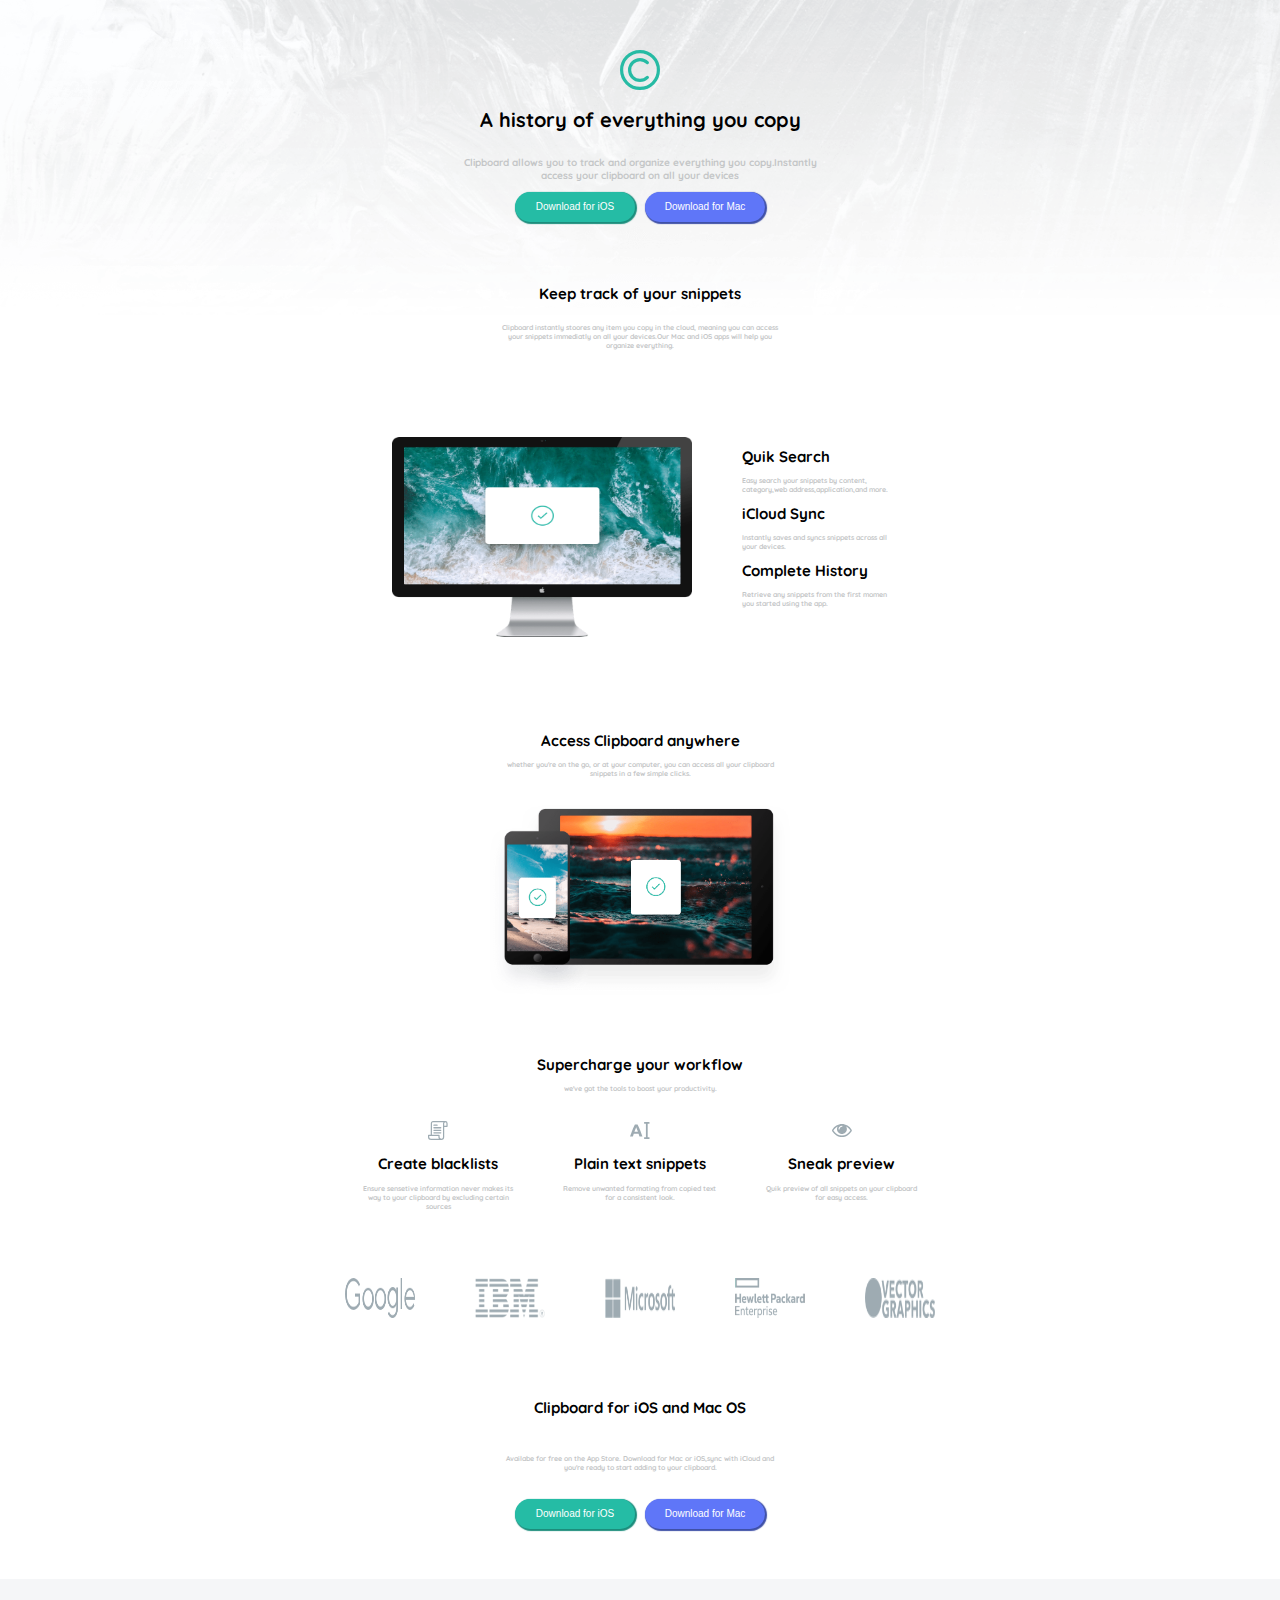
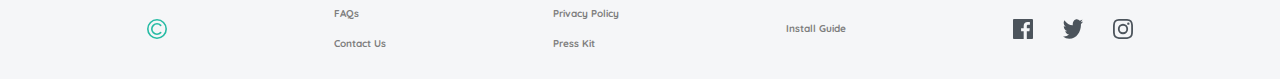
<file: Clipboard landing page/index.html>
<!DOCTYPE html>
<html lang="en">
  <head>
    <meta charset="UTF-8" />
    <meta name="viewport" content="width=device-width, initial-scale=1.0" />
    <link rel="stylesheet" href="style.css" />
    <link rel="preconnect" href="https://fonts.googleapis.com" />
    <link rel="preconnect" href="https://fonts.gstatic.com" crossorigin />
    <link
      href="https://fonts.googleapis.com/css2?family=Quicksand:wght@300..700&display=swap"
      rel="stylesheet"
    />
    <title>Front-end</title>
  </head>
  <body>
 
      <div class="Introduction">
        <span>
          <img src="logo.svg" alt="logo" />
        </span>
        <span>
          <h1 class="title">A history of everything you copy</h1>
        </span>
        <span>
          <h3 class="subtitle">
            Clipboard allows you to track and organize everything you
            copy.Instantly<br />access your clipboard on all your devices
          </h3>
        </span>
        <span class="choose-device">
          <button id="btn-l">Download for iOS</button>
          <button id="btn-r">Download for Mac</button>
        </span>
        <h2 class="text-title">Keep track of your snippets</h2>
        <h3 class="text-under">
          Clipboard instantly stoores any item you copy in the cloud, meaning
          you can access <br />your snippets immediatly on all your devices.Our
          Mac and iOS apps will help you<br />organize everything.
        </h3>
      </div>
      <div class="snippets">
        <span class="left-content"
          ><img src="image-computer.png" alt="computerphoto"
        /></span>
        <span class="right-content">
          <span>
            <h1 class="text-title">Quik Search</h1>
            <h3 class="text-under">
              Easy search your snippets by content,<br />
              category,web address,application,and more.
            </h3>
          </span>
          <span>
            <h1 class="text-title">iCloud Sync</h1>
            <h3 class="text-under">
              Instantly saves and syncs snippets across all <br />your devices.
            </h3>
          </span>
          <span>
            <h1 class="text-title">Complete History</h1>
            <h3 class="text-under">
              Retrieve any snippets from the first momen <br />you started using
              the app.
            </h3>
          </span>
        </span>
      </div>
      <div class="access">
        <span>
          <h1 class="text-title">Access Clipboard anywhere</h1>
          <h3 class="text-under">
            whether you're on the go, or at your computer, you can access all
            your clipboard<br />snippets in a few simple clicks.
          </h3>
        </span>
        <span class="device-img">
          <img src="image-devices.png" alt="photo" />
        </span>
      </div>
      <div class="supercharge">
        <span>
          <h1 class="text-title">Supercharge your workflow</h1>
          <h3 class="text-under">
            we've got the tools to boost your productivity.
          </h3>
        </span>
        <div class="superchange-row1">
          <span>
            <img src="icon-blacklist.svg" alt="list" />
            <h1 class="text-title">Create blacklists</h1>
            <h3 class="text-under">
              Ensure sensetive information never makes its<br />way to your
              clipboard by excluding certain<br />sources
            </h3>
          </span>
          <span>
            <img src="icon-text.svg" alt="text" />
            <h1 class="text-title">Plain text snippets</h1>
            <h3 class="text-under">
              Remove unwanted formating from copied text<br />for a consistent
              look.
            </h3>
          </span>
          <span>
            <img src="icon-preview.svg" alt="preview" />
            <h1 class="text-title">Sneak preview</h1>
            <h3 class="text-under">
              Quik preview of all snippets on your clipboard<br />for easy
              access.
            </h3>
          </span>
        </div>
        <div class="logo-brand">
          <img src="logo-google.png" alt="google" />
          <img src="logo-ibm.png" alt="ibm" />
          <img src="logo-microsoft.png" alt="microsoft" />
          <img src="logo-hp.png" alt="hp" />
          <img src="logo-vector-graphics.png" alt="vector" />
        </div>
      </div>
      <div class="clipboard">
        <h1 class="text-title">Clipboard for iOS and Mac OS</h1>
        <h3 class="text-under">
          Availabe for free on the App Store. Download for Mac or iOS,sync with
          iCloud and <br />you're ready to start adding to your clipboard.
        </h3>
        <span class="choose-device">
          <button id="btn-l">Download for iOS</button>
          <button id="btn-r">Download for Mac</button>
        </span>
      </div>
    </div>
    <div class="last-container">
      <span class="lastlogo">
        <img src="logo.svg" alt="logo" />
      </span>
      <span >
        <h5>FAQs</h5>
        <h5>Contact Us</h5>
      </span>
      <span >
        <h5>Privacy Policy</h5>
        <h5>Press Kit</h5>
      </span>
      <span >
        <h5>Install Guide</h5>
      </span>
      <span class="icons">
        <img src="icon-facebook.svg" alt="facebook" />
        <img src="icon-twitter.svg" alt="twitter" />
        <img src="icon-instagram.svg" alt="instagram" />
      </span>
    </div>
  </body>
</html>
</file>
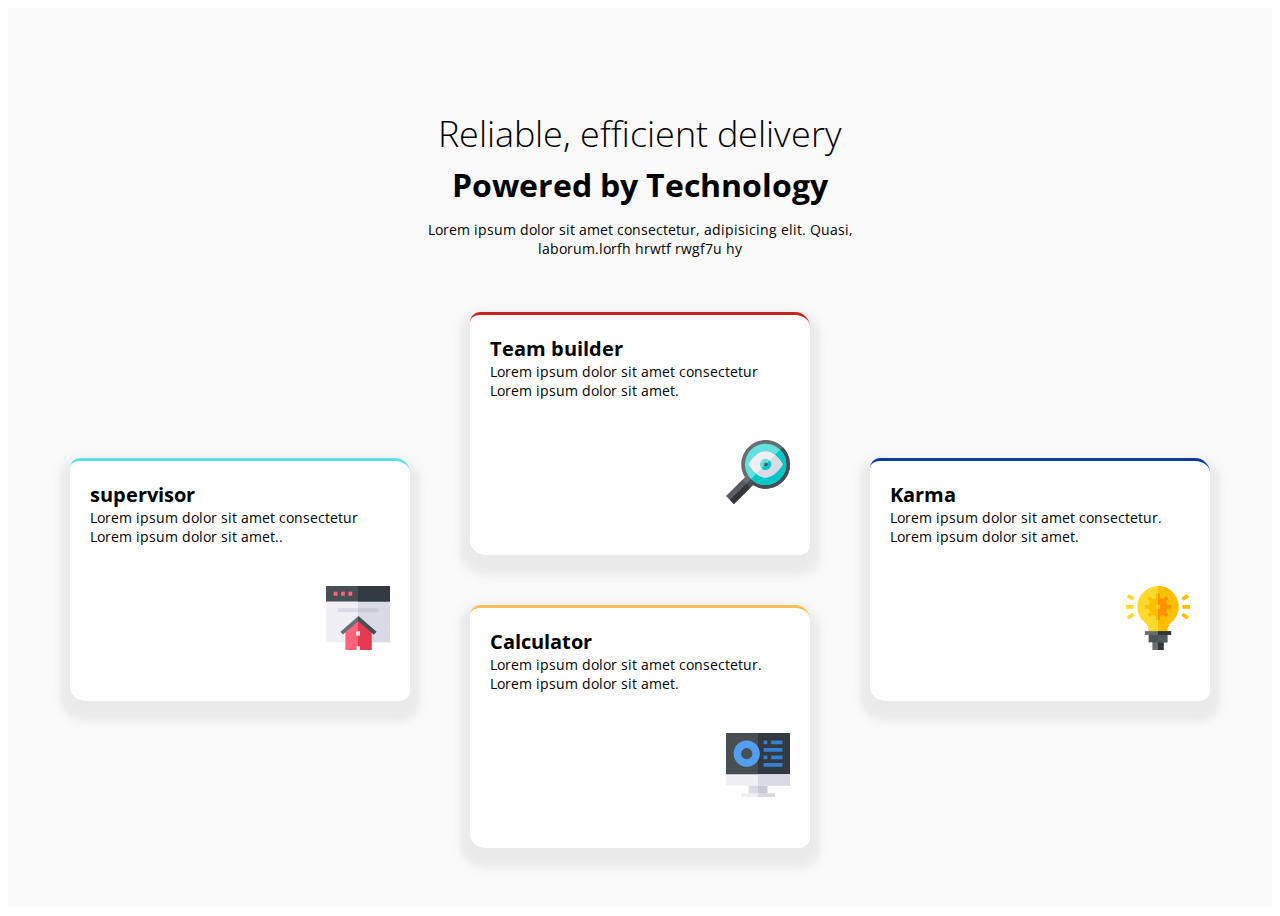
<file: Four card feature section(sass)/index.html>
<!DOCTYPE html>
<html lang="en">
<head>
  <meta charset="UTF-8">
  <meta name="viewport" content="width=device-width, initial-scale=1.0">
  <link rel="stylesheet" href="style.css">
  <link rel="preconnect" href="https://fonts.googleapis.com">
<link rel="preconnect" href="https://fonts.gstatic.com" crossorigin>

<link href="https://fonts.googleapis.com/css2?family=Open+Sans:ital,wght@0,300..800;1,300..800&display=swap" rel="stylesheet">
  <title>Document</title>
</head>
<body>

<div class="container">
  <header >
    <span>Reliable, efficient delivery</span>
    <h2>Powered by Technology</h2>
    <p>
      Lorem ipsum dolor sit amet consectetur, adipisicing elit. Quasi,<br />
      laborum.lorfh hrwtf rwgf7u hy
    </p>
  </header>

  <div class="cards">
    <div class="around-col left-box">
      <div class="card">
        <h4>supervisor</h4>
        <span class="parag">Lorem ipsum dolor sit amet consectetur<br>Lorem ipsum dolor sit amet..</span>
        <span class="photo">
        <img src="icon-team-builder.svg" alt="icon" />
      </span>
      </div>
    </div>

    <div class="middle-col">
      <div class="card">
        <h4>Team builder</h4>
        <span class="parag">Lorem ipsum dolor sit amet consectetur<br>Lorem ipsum dolor sit amet.</span>
        <span class="photo">
        <img src="icon-supervisor.svg" alt="Suprvisoricon" />
        </span>
      </div>
    
      <span class="lowermiddle-col">
      <div class="card">
        <h4>Calculator</h4>
        <span class="parag">Lorem ipsum dolor sit amet consectetur.<br>Lorem ipsum dolor sit amet.</span>
        <span class="photo">
        <img src="icon-calculator.svg" alt="calc" />
        </span>
      </div>
    </span>
      </span>
    </div>

    <div class="around-col right-box ">
      <div class="card">
        <h4>Karma</h4>
        <span class="parag">Lorem ipsum dolor sit amet consectetur.<br>Lorem ipsum dolor sit amet.</span>
        <span class="photo">
        <img src="icon-karma.svg" alt="karmaicon" />
        </span>
      </div>
    </div>

  </div>
</div>
</body>
</html>
</file>
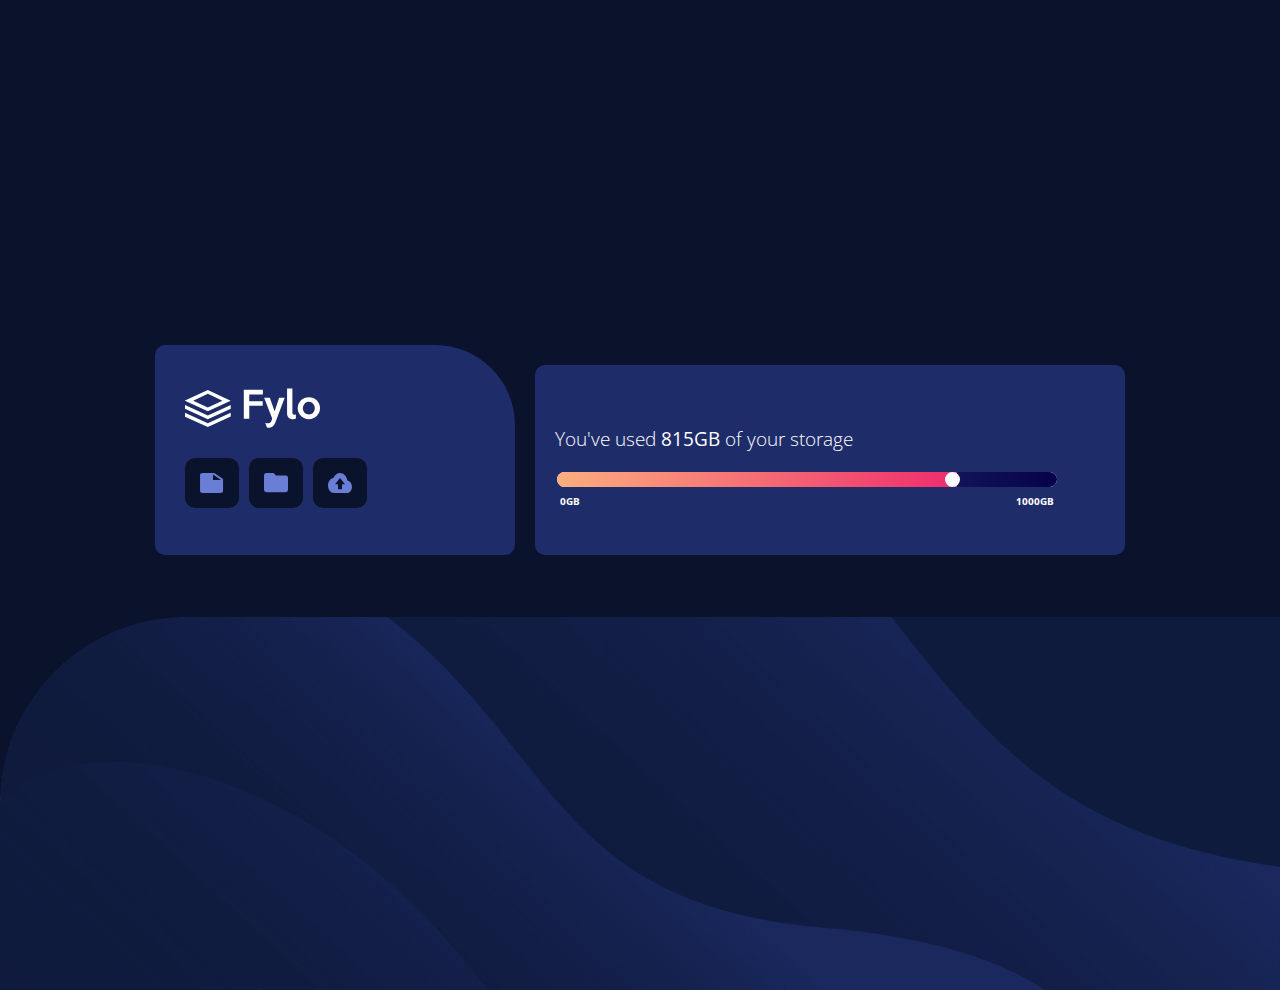
<file: Fylo data storage component/index.html>
<!DOCTYPE html>
<html lang="en">
  <head>
    <meta charset="UTF-8" />
    <meta name="viewport" content="width=device-width, initial-scale=1.0" />
    <link rel="stylesheet" href="style.css" />

    <link rel="preconnect" href="https://fonts.googleapis.com" />
    <link rel="preconnect" href="https://fonts.gstatic.com" crossorigin />
    <link
      href="https://fonts.googleapis.com/css2?family=Open+Sans:ital,wght@0,100..800;1,100..800&display=swap"
      rel="stylesheet"
    />
    <title>Front-end Mentor</title>
  </head>
  <body>
    <div class="container">
      <div class="left-card">
        <span class="logo">
          <img src="logo.svg" alt="logo" />
        </span>

        <div class="icon-group">
          <span>
            <img class="icons" src="icon-document.svg" alt="doc" />
          </span>

          <span>
            <img class="icons" src="icon-folder.svg" alt="folder" />
          </span>

          <span>
            <img class="icons" src="icon-upload.svg" alt="upload" />
          </span>
        </div>
      </div>
      <div class="box-right">
        <div class="text-box">
          <h3>You've used <b>815GB</b> of your storage</h3>
        </div>
        <div>
          <div class="tooltip">
            <span class="tooltiptext">
              <h1>185</h1>
              <h2>GB LEFT</h2>
            </span>
            <input
              type="range"
              class="slider"
              min="0"
              max="100"
              value="80"
              id="myRange"
            />
          </div>

          <span class="counter">
            <h4>0GB</h4>
            <h4>1000GB</h4>
          </span>
        </div>
      </div>
    </div>
  </body>
</html>
</file>
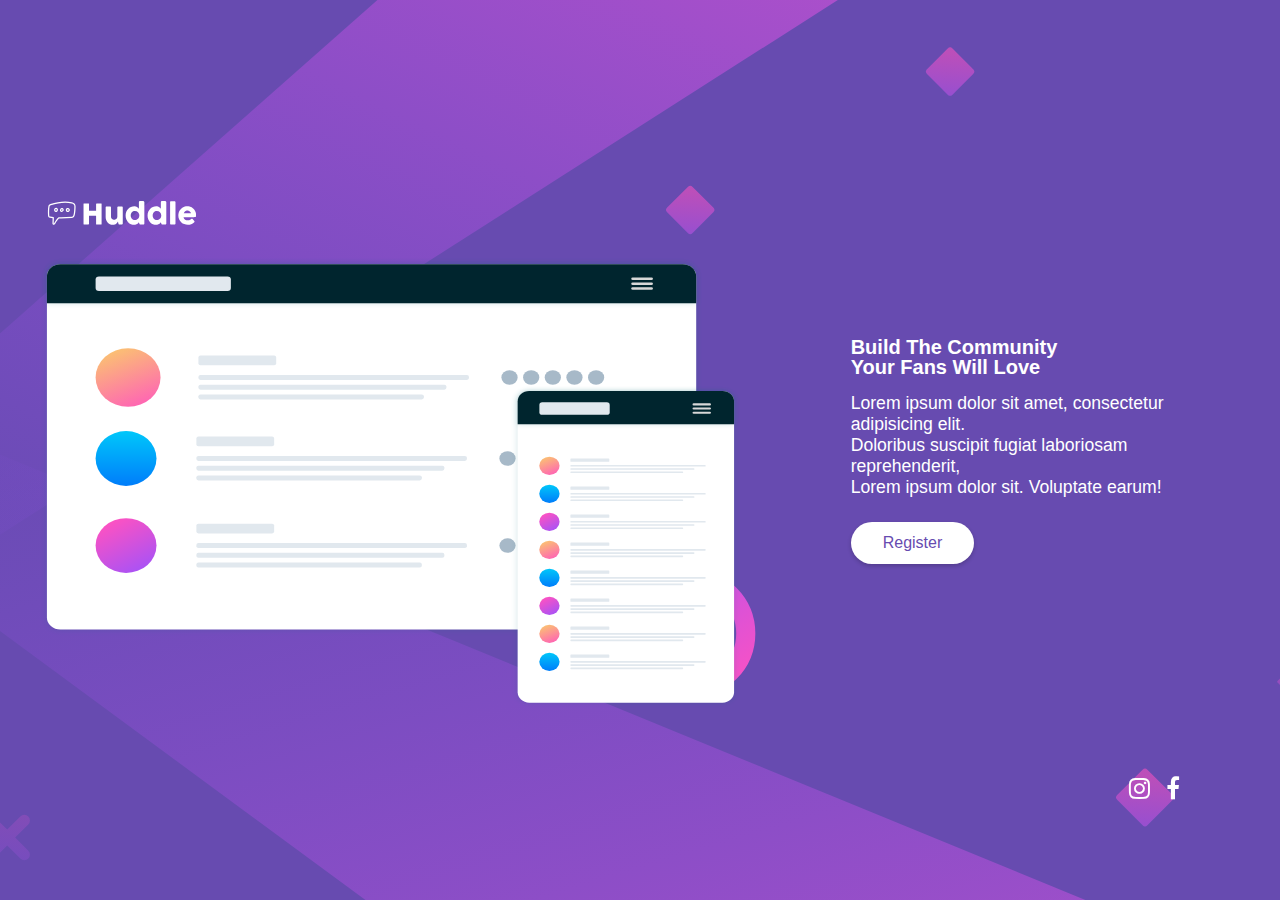
<file: Huddle landing page with a single introductory section/index.html>
<!DOCTYPE html>
<html lang="en">
<head>
  <meta charset="UTF-8" />
  <meta name="viewport" content="width=device-width, initial-scale=1.0" />
  <link
    rel="stylesheet"
    href="https://cdnjs.cloudflare.com/ajax/libs/font-awesome/4.7.0/css/font-awesome.min.css"
  />
  <link rel="stylesheet" href="style.css" />
  <title>Front-end Responsive</title>
</head>
<body>
  <div class="container">
    <div class="left">
      <img class="logo" src="logo.svg" alt="logo" />
      <img
        class="illustration"
        src="illustration-mockups.svg"
        alt="illustration"
      />
    </div>
    <div class="right">
      <h1>
        Build The Community<br />
        Your Fans Will Love
      </h1>
      <p>
        Lorem ipsum dolor sit amet, consectetur adipisicing elit.<br />
        Doloribus suscipit fugiat laboriosam reprehenderit,<br />
        Lorem ipsum dolor sit. Voluptate earum!
      </p>
      <button class="btn">Register</button>
      <div class="icons">
        <i class="fa fa-instagram"></i>
        <i class="fa fa-facebook"></i>
      </div>
    </div>
  </div>
</body>
</html>
</file>
<file: Clipboard landing page/style.css>
body {
  margin: 0;
  padding: 0;
  min-height: 100vh;
  width: 100vw;
  display: flex;
  flex-direction: column;
  align-items: center;
  justify-content: center;
  background: url("bg-header-desktop.png") no-repeat top center;
  background-size: contain;
  font-family: "Quicksand", sans-serif;
  font-optical-sizing: auto;
  font-weight: 300;
}

.Introduction {
  display: flex;
  flex-direction: column;
  align-items: center;
  text-align: center;
  padding: 50px;
}
.Introduction .title {
  font-size: 20px;
}
.Introduction .subtitle {
  font-size: 10px;
  color: #c4c6c7;
}

.text-title {
  font-size: 15px;
}

.text-under {
  font-size: 7px;
  color: #c4c6c7;
}

img {
  width: 40px;
  height: 40px;
}

.choose-device {
  display: flex;
  gap: 10px;
  margin-bottom: 50px;
}
.choose-device #btn-l {
  background-color: #25bca5;
  box-shadow: 1px 1px 1px 1px #1c8d7c;
  color: white;
  text-align: center;
  border: none;
  border-radius: 20px;
  width: 120px;
  height: 30px;
  font-size: 10px;
}
.choose-device #btn-r {
  background-color: #5f76f8;
  box-shadow: 1px 1px 1px 1px #3f50a7;
  color: white;
  text-align: center;
  border: none;
  border-radius: 20px;
  width: 120px;
  height: 30px;
  font-size: 10px;
}

.snippets {
  display: flex;
  padding: 30px;
  gap: 50px;
}
.snippets .left-content img {
  width: 300px;
  height: 200px;
}

.access {
  display: flex;
  flex-direction: column;
  align-items: center;
  text-align: center;
  justify-content: center;
  padding: 50px;
  gap: 20px;
}
.access .device-img {
  display: flex;
  justify-content: center;
}
.access .device-img img {
  width: 300px;
  height: auto;
}

.supercharge {
  display: flex;
  flex-direction: column;
  align-items: center;
  text-align: center;
  gap: 20px;
}
.supercharge .superchange-row1 {
  display: flex;
  gap: 50px;
}
.supercharge .superchange-row1 img {
  -o-object-fit: contain;
     object-fit: contain;
  width: 20px;
  height: 20px;
}
.supercharge .logo-brand {
  display: flex;
  align-items: center;
  gap: 60px;
  text-align: center;
}
.supercharge .logo-brand {
  margin: 40px 0;
}
.supercharge .logo-brand img {
  width: 70px;
}

.clipboard {
  display: flex;
  flex-direction: column;
  align-items: center;
  text-align: center;
  margin-top: 30px;
  gap: 20px;
}

.last-container {
  display: flex;
  justify-content: space-evenly;
  align-items: center;
  width: 100%;
  height: 100px;
  background-color: #f5f6f8;
  gap: 20px;
}
.last-container .lastlogo {
  display: flex;
  justify-content: center;
}
.last-container img {
  width: 20px;
  height: 20px;
}
.last-container h5 {
  font-size: 10px;
  color: #7e7e7e;
}
.last-container .icons {
  display: flex;
  gap: 30px;
}

@media (max-width: 468px) {
  body {
    margin: 0;
    padding: 0;
  }
  .snippets,
  .accessr,
  .supercharge,
  .clipboard,
  .last-container {
    display: flex;
    flex-direction: column;
    justify-content: center;
    align-items: center;
    box-sizing: border-box;
    text-align: center;
  }
  .snippets .title,
  .accessr .title,
  .supercharge .title,
  .clipboard .title,
  .last-container .title {
    font-size: 30px;
  }
  .snippets .subtitle,
  .accessr .subtitle,
  .supercharge .subtitle,
  .clipboard .subtitle,
  .last-container .subtitle {
    font-size: 1em;
    color: #c4c6c7;
  }
  .text-title {
    font-size: 20px;
  }
  .text-under {
    font-size: 1em;
  }
  img {
    margin-top: 30px;
  }
  .choose-device {
    flex-direction: column;
    gap: 20px;
  }
  .choose-device #btn-l,
  .choose-device #btn-r {
    height: 50px;
    width: 300px;
    font-size: 16px;
    border-radius: 30px;
  }
  .snippets .left-content img {
    max-width: 300px;
  }
  .device-img img {
    width: 300px;
  }
  .supercharge .superchange-row1,
  .supercharge .logo-brand {
    flex-direction: column;
  }
  .supercharge .superchange-row1 img {
    width: 50px;
    height: 40px;
    -o-object-fit: contain;
       object-fit: contain;
  }
  .supercharge .logo-brand img {
    width: 150px;
    height: 50px;
    gap: 10px;
  }
  .last-container {
    height: 100vh;
  }
  .last-container h5 {
    font-size: 14px;
  }
  .last-container .icons img {
    width: 30px;
    height: 30px;
  }
}/*# sourceMappingURL=style.css.map */
</file>
<file: Four card feature section(sass)/style.css>
.container {
  display: flex;
  justify-content: center;
  align-items: center;
  flex-direction: column;
  min-height: 100vh;
  background: #fafafa;
  font-family: "Open Sans", sans-serif;
  font-optical-sizing: auto;
  font-style: normal;
}
.container header {
  text-align: center;
  color: #fff;
  padding: 40px;
}
.container header span {
  font-weight: 300;
  font-size: 36px;
}
.container header span,
.container header h2,
.container header p {
  color: black;
}
.container header h1,
.container header h2 {
  font-size: 32px;
  margin: 5px;
}
.container header p {
  font-size: 14px;
}
.container .cards {
  display: flex;
  align-content: space-between;
  gap: 60px;
}
.container .cards .card {
  background-color: #fff;
  color: #000;
  border-radius: 10px;
  padding: 20px;
  width: 300px;
  height: 200px;
  box-shadow: 0 10px 10px 10px rgba(170, 170, 170, 0.2);
  border-top-right-radius: 15px;
  border-bottom-left-radius: 15px;
}
.container .cards .card .photo {
  display: flex;
  flex-direction: row-reverse;
  margin-top: 40px;
}
.container .cards .card h4 {
  display: flex;
  font-size: 20px;
  margin: 0;
}
.container .cards .card .parag {
  display: flex;
  justify-content: flex-start;
  font-size: 14px;
}
.container .cards .middle-col {
  display: flex;
  justify-content: space-between;
  flex-direction: column;
  width: 100%;
  gap: 50px;
}
.container .cards .around-col {
  display: flex;
  justify-content: center;
  flex-direction: column;
}
.container .cards .left-box .card {
  border-top: 3px solid rgb(93, 225, 230);
}
.container .cards .middle-col .card {
  border-top: 3px solid rgb(201, 36, 36);
}
.container .cards .right-box .card {
  border-top: 3px solid rgb(12, 59, 160);
}
.container .cards .lowermiddle-col .card {
  border-top: 3px solid rgb(250, 192, 86);
}/*# sourceMappingURL=style.css.map */
</file>
<file: Fylo data storage component/style.css>
body {
  margin: 0;
  padding: 0;
  min-height: 100vh;
  width: 100%;
  background-color: #0b122b;
  background-image: url("bg-desktop.png");
  background-repeat: no-repeat;
  background-position: bottom center;
  background-size: contain;
  font-family: sans-serif;
  display: flex;
  align-content: center;
  justify-content: center;
  overflow: hidden;
  font-family: "Open Sans", sans-serif;
  font-optical-sizing: auto;
  font-style: normal;
}

.container {
  min-height: 100vh;
  width: 100%;
  gap: 20px;
  display: flex;
  justify-content: center;
  align-items: center;
  margin-bottom: 90px;
}

.left-card {
  width: 300px;
  height: 150px;
  background-color: #1e2c69;
  border-radius: 10px 80px 10px 10px;
  display: flex;
  justify-content: space-around;
  flex-direction: column;
  align-items: flex-start;
  padding: 30px;
}

.icon-group {
  display: flex;
  gap: 10px;
}

.icons {
  background-color: #0b122b;
  padding: 15px;
  width: 24px;
  height: 20px;
  border-radius: 10px;
}

.box-right {
  display: flex;
  flex-direction: column;
  align-items: flex-start;
  justify-content: center;
  width: 550px;
  height: 150px;
  padding: 20px;
  background-color: #1e2c69;
  border-radius: 10px;
}
.box-right h3 {
  color: white;
  font-weight: 100;
}
.box-right h1 {
  font-size: 35px;
  color: black;
}
.box-right h2 {
  font-size: 15px;
  color: #797979;
}

.box-right {
  transform: translateY(10px);
}

.slider {
  -webkit-appearance: none;
  -moz-appearance: none;
       appearance: none;
  width: 500px;
  height: 15px;
  background-color: white;
  border-radius: 10px;
  cursor: pointer;
  outline: none;
}

.slider::-webkit-slider-runnable-track {
  height: 15px;
  background: linear-gradient(to right, #fcae7e 0%, #ee2c6c 80%, rgb(18, 19, 90) 80%, rgb(6, 2, 73) 100%);
  border-radius: 15px;
}

.slider::-webkit-slider-thumb {
  -webkit-appearance: none;
  appearance: none;
  width: 15px;
  height: 15px;
  border-radius: 50%;
  background: #ffffff;
  border: 2px solid #ffffff;
}

.slider::-moz-range-track {
  height: 15px;
  background: transparent;
  border-radius: 10px;
}

.slider::-moz-range-thumb {
  width: 15px;
  height: 15px;
  border-radius: 50%;
  background: #ffffff;
  border: 2px solid #ffffff;
}

.tooltip {
  position: relative;
  display: flex;
  border-bottom: 1px rgb(255, 255, 255);
  justify-content: flex-end;
  align-items: flex-end;
}

.tooltip .tooltiptext {
  visibility: hidden;
  width: 150px;
  height: 60px;
  background-color: rgb(255, 255, 255);
  color: #000000;
  text-align: center;
  display: flex;
  justify-content: center;
  align-items: center;
  border-radius: 10px 10px 0px 10px;
  font-size: 15px;
  bottom: 70px;
  position: absolute;
}

.tooltip:hover .tooltiptext {
  visibility: visible;
}

.tooltip .tooltiptext::after {
  content: "";
  position: absolute;
  top: 100%;
  right: 0;
  left: 80%;
  border-width: 15px 0 15px 30px;
  border-style: solid;
  border-color: rgb(255, 255, 255) transparent transparent transparent;
}

.counter {
  display: flex;
  justify-content: space-between;
  color: white;
}
.counter h4 {
  margin: 5px;
  font-size: 10px;
}

@media screen and (max-width: 768px) {
  body {
    background-color: #0b122b;
    background-image: url("bg-mobile.png");
    background-repeat: no-repeat;
    background-position: top center;
    background-size: cover;
    overflow-x: hidden;
  }
  .container {
    display: flex;
    flex-direction: column;
    align-items: center;
    justify-content: center;
  }
  .container .left-card,
  .container .box-right {
    width: 100%;
    height: auto;
    padding: 20px;
    display: flex;
    flex-direction: column;
    align-items: center;
    justify-content: center;
  }
  .container .box-right h1 {
    font-size: 22px;
  }
  .container .box-right h2,
  .container .box-right h3 {
    font-size: 12px;
  }
  .container .slider {
    width: 100%;
  }
  .container .icons {
    padding: 8px;
    width: 18px;
    height: 18px;
  }
  .container .logo img {
    width: 100px;
    margin-left: 0;
  }
}/*# sourceMappingURL=style.css.map */
</file>
<file: Huddle landing page with a single introductory section/style.css>
:root {
  --purple: #674bb0;
  --white: #fff;
  --font: "Helvetica Neue", Arial, sans-serif;
}

* {
  margin: 0;
  padding: 0;
  box-sizing: border-box;
}

html {
  font-size: 100%;
}

body {
  font-family: var(--font);
  background: var(--purple) url("bg-desktop.svg") no-repeat center center;
  background-size: cover;
  color: var(--white);
  min-height: 100vh;
  width: 100%;
  display: flex;
  flex-direction: column;
  align-items: center;
  justify-content: center;
  padding: 2rem;
  position: relative;
}

.container {
  display: flex;
  justify-content: center;
  align-items: center;
  gap: 2rem;
  max-width: 1200px;
  width: 100%;
}

.right,
.left {
  max-width: 800px;
}

.logo {
  width: 10rem;
  margin-bottom: 1rem;
  height: 50px;
}

.illustration {
  width: 700px;
  height: 450px;
}

h1 {
  font-size: 20px;
  line-height: 1;
  margin-bottom: 1rem;
}

p {
  font-size: 1.1rem;
  margin-bottom: 1.5rem;
}

.btn {
  background: var(--white);
  color: var(--purple);
  border: none;
  border-radius: 2rem;
  padding: 0.75rem 2rem;
  font-size: 1rem;
  cursor: pointer;
  box-shadow: 0 2px 4px rgba(0, 0, 0, 0.2);
}

.icons {
  position: fixed;
  bottom: 100px;
  right: 100px;
  display: flex;
  gap: 1rem;
  font-size: 1.5rem;
  color: var(--white);
}

@media (max-width: 768px) {
  body {
    background: var(--purple) url("bg-mobile.svg") no-repeat center center;
    background-size: cover;
  }
  .container {
    flex-direction: column;
    text-align: center;
    justify-content: space-between;
  }
  .right {
    display: flex;
    justify-content: space-between;
    flex-direction: column;
    gap: 20px;
  }
  .illustration {
    width: 500px;
    height: 350px;
    -o-object-fit: cover;
       object-fit: cover;
  }
  .btn {
    margin: 0 auto;
  }
  .icons {
    position: initial;
    display: flex;
    justify-content: center;
  }
}/*# sourceMappingURL=style.css.map */
</file>
